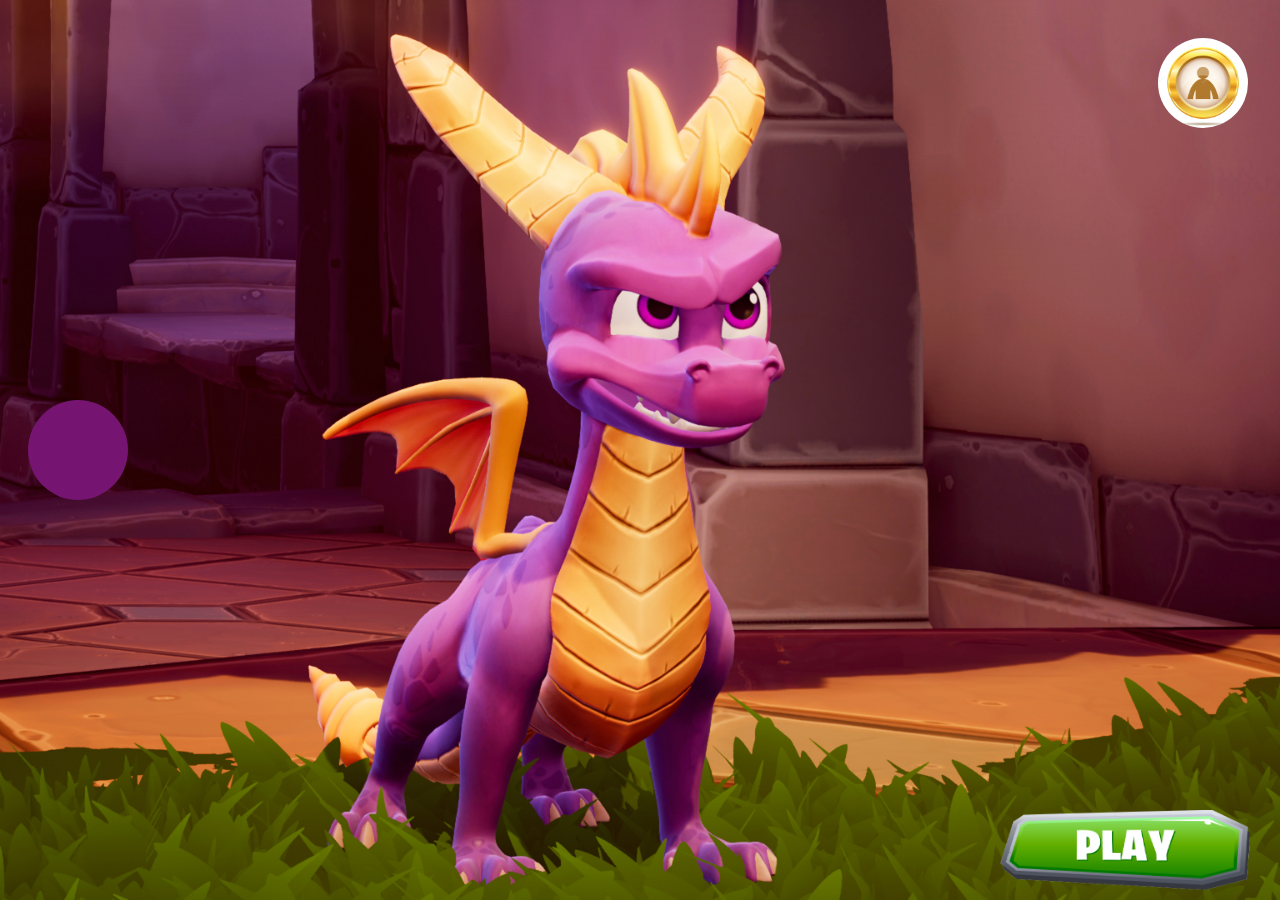
<file: index.html>
<!DOCTYPE html>
<html lang="en">
<head>
    <title>Dragon Arena</title>
    <meta charset="UTF-8">
    <meta name="viewport" content="width=device-width, initial-scale=1">
    <link href="css/HomePage.css" rel="stylesheet">
    <link rel="stylesheet" href="https://use.fontawesome.com/releases/v5.15.1/css/all.css" integrity="sha384-vp86vTRFVJgpjF9jiIGPEEqYqlDwgyBgEF109VFjmqGmIY/Y4HV4d3Gp2irVfcrp" crossorigin="anonymous">
    <link href="css/menu.css" rel="stylesheet">
    <link href="css/pop.css" rel="stylesheet">        
</head>
<body>
        <!-- Home Page -->
    <div id="ourimages">
          <input type="image" id="owner" src="Img/user.jpg" alt="owner image">
    </div>
        <!-- Owner of the game -->
    <div id="names">
        <input type="image" src="Img\tut-board.png" id="ownerboard">
        <input type="image" src="Img/sticker.png" id="ownersticker">
        <div id="close1">
            <a href="#"><i class="fas fa-times"></i></a>
        </div>
        <h1 id="ownerheader">Owners</h1>
        <ul id="ournames">
            <li>Amaal Asaad </li>
            <li>Mohammed Ahmed</li>
            <li>Samar Khaled Mostafa</li>
        </ul>
    </div>
    <!--------instruction button-------->
 <div class="toggle" id="toggle">
        <i class="fas fa-folder-minus" id="plus"></i>
 </div>
 <div class="menu" id="menu">
        <a href="#" id="bullets" onclick="showb3()"><i class="fas fa-meteor"></i></a>
        <a href="#" onclick="showb1()"><i class="fas fa-gamepad"></i></a>
        <a href="#" onclick="showb2()"><i class="fas fa-gift"></i></a>
 </div>
 <section id="containerofmenus">
        <input type="image" src="Img\tut-board.png" id="menuboard">
        <input type="image" src="Img/sticker.png" id="sticker">
        <div id="close">
            <a href="#"><i class="fas fa-times"></i></a>
        </div>
    <div id="controlmenu">
        <h1 id="controlheader">How To Play</h1>
        <input id="updr" type="image" src="Img/updr.jpg">
        <input id="up" type="image" src="Img/up.jpg">
        <input id="leftdr" type="image" src="Img/leftdr.jpg">
        <input id="left" type="image" src="Img/left.jpg">
        <input id="rightdr" type="image" src="Img/rightdr.jpg">
        <input id="right" type="image" src="Img/right.jpg">
        <input id="downdr" type="image" src="Img/downdr.jpg">
        <input id="down" type="image" src="Img/down.jpg">
        <input id="space" type="image" src="Img/space.jpg">
        <h1 id="shoot">Shoot Bullets</h1>
        <input id="again" type="image" src="Img/replay.png">
        <h1 id="againheader">Restart</h1>
        <input id="stopgame" type="image" src="Img/pause.png">
        <h1 id="stopheader">Pause</h1>
        <input id="resume" type="image" src="Img/next.png">
        <h1 id="resumeheader">Resume</h1>
        <input id="backhome" type="image" src="Img/menu.png">
        <h1 id="backheader">Back to Home</h1>
    </div>
    <div id="PowerUpmenu">
        <h1 id="PowerUpheader">Power Ups</h1>
        <div id="starblock">
            <input id="starpower" type="image" src="Img/star.png">
            <p>Take one star to increase your score by 5</p>
        </div>
        <div id="lifeblock">
            <input id="lifepower" type="image" src="Img/heart.png">
            <p>Take one life to increase your blood by 1</p>
        </div>
        <div id="stardec">
            <input class="caution "type="image" src="Img/download.png">
            <p>Collision with obstcles decrese your score</p>
        </div>
        <div id="lifedec">
            <input class="caution "type="image" src="Img/download.png">
            <p>Collision with enemy decrese your blood</p>
        </div>
    </div>
    <div id="Goalmenu">
        <h1 id="Goalheader">Main Goal</h1>
        <div id="level1">
            <p>Collect <span>35</span> star to reach Level '2'</p>
        </div>
        <div id="level2">
            <p>Collect <span>70</span> star to reach Level '3'</p>
        </div>
        <div id="level3">
            <p>Collect <span>120</span> star to Win the Game</p>
        </div>
        <div id="goodbye">
            <p>Take Your time and Enjoy ^_^</p>
        </div>
    </div>
 </section>
    <!---------------------------------->
    <!-- play game button -->
    <input type="image" id="play" src="Img/playNowButton.png" alt="play game image" onclick="runGame()">
    <!--javascript files  -->
    <script src="jquery-minified.js"></script>
    <script src="js/instruction.js"></script>
</body>
</html>
</file>
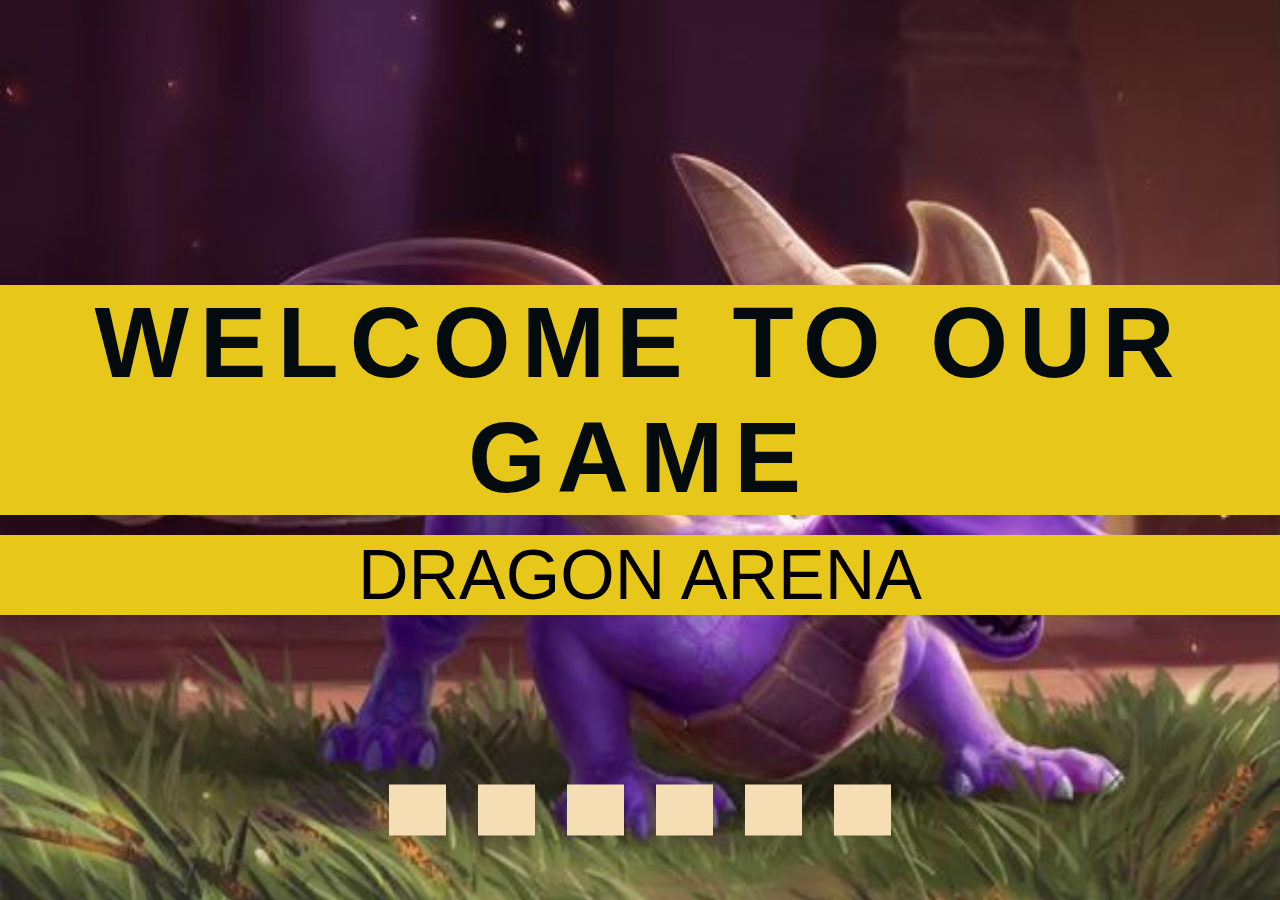
<file: intro.html>
<!DOCTYPE html>
<html>
<head>
<title>intro page</title>
<link rel="stylesheet" href="css/intro.css">
</head>
<body>
    <div class="container">
        <span class="text1">welcome to our game</span>
        <span class="text2">dragon arena</span>        
    </div>
    <ul>
        <li></li>
        <li></li>
        <li></li>
        <li></li>
        <li></li>
        <li></li>
    </ul>
    <script src="jquery-minified.js"></script>
   <!-- Directing to home page -->
   <script>
       document.addEventListener("keypress",function open(){
        location.assign("index.html")

       });
   </script>
</body>
</html>
</file>
<file: css/HomePage.css>
html{
    height: 100%;
}
body{
    /* background-image:url("../Img/dragon.jpg"); */
    background-image:url("../Img/dragons3.jpg");
    height: 100%;
    background-position: center;
    background-repeat: no-repeat;
    background-size: cover;
}
#ourimages{
    margin-left: 50px;
    height: 100px;
}
#owner{
    height: 90px;
    width: 90px;
    margin-top: 30px;
    margin-left: 1100px;
    border-radius: 50px;
}
#play,#owner{
    -webkit-animation: bounce 1s infinite;
}
#play{
    position: fixed;
    bottom: 10px;
    left: 1000px;
    height: 80px;
    width: 250px;
}
@-webkit-keyframes bounce {
0% {
transform: scale(1,1) translate(0px, 0px);
}
30%{
transform: scale(1,0.8) translate(0px, 10px); 
}
75%{
transform: scale(1,1.1) translate(0px, -25px); 
}
100% {
transform: scale(1,1) translate(0px, 0px);
}
}
@keyframes animateDown{
    from{top:0px;}
    to{top:80px;}
  }
</file>
<file: css/menu.css>
.toggle{
    background-color: rgb(117, 21, 113);
    height: 100px;
    width: 100px;
    position:absolute;
    top: 0;
    bottom: 0;
    left: -1125px;
    right: 0;
    margin: auto;
    text-align: center;
    border-radius: 50%;
    cursor: pointer;
}

.toggle i{
    font-size: 60px;
    color: rgb(255, 255, 255);
    display: block;
    margin-top: 20px;
    z-index: auto;
}

.menu{
    background: rgb(169, 48, 185);
    height: 100px;
    width: 100px;
    border-radius: 50%;
    transform: scale(0);
    position: absolute;
    top: 0;
    bottom: 0;
    left: -1115px;
    right: 0;
    margin: auto;
    z-index: auto;
    border: 2px solid #e74ce7;
    transition:0.7s ;
}

.menu a{
    display: inline-block;
    position: absolute;
    font-size: 15px;
    color: rgb(241, 236, 236);
    
}

.menu a:nth-child(1){
    top:6px;
    left: 45px;
}

.menu a:nth-child(2){
    top:45px;
    left: 80px;
}

.menu a:nth-child(3){
    top:80px;
    left: 45px;
}

.menu a:hover{
    color: cornflowerblue;
}
</file>
<file: css/pop.css>
#containerofmenus,#names{
    display: none;
    position: absolute;
    left:380px;
    top:80px;
    transition: 350ms;
    animation-name: goDown;
    animation-duration: 1s;
}
#menuboard{
    width: 609px;
    height: 495px;
    position:absolute;
    border-radius: 15%;
    /* z-index: -1; */
}
#ownerboard{
    width: 600px;
    height: 300px;
    position:absolute;
    border-radius: 15%;
    /* z-index: -1; */
}
#ournames{
    position: absolute;
    left: 50px;
    top:50px;
}
ul li{
    width: 400px;
    font-size: 35px;
    color: rgb(77, 4, 77);
    font-family: arial;
    font-weight: bold;
    font-style: italic;
    padding-bottom: 30px;
}
#sticker,#ownersticker{
    position: absolute;
    left: 180px;
    top:-30px;
    height: 70px;
    width: 200px;
    -webkit-animation: bounce 1s;
}
#controlheader,#PowerUpheader,#Goalheader,#ownerheader{
    position: absolute;
    left: 200px;
    top: -30px;
    width:200px;
    color: brown;
    font-family: arial;
    font-weight: bold;
    font-size: 28px;
    -webkit-animation: bounce 1s;
}
#updr{
    position:absolute;
    left: 50px;
    top:70px;
    height: 70px;
    border-radius:50px;
}
#up{
    position:absolute;
    top:70px;
    left:200px;
    height: 60px;
    width: 60px;
    border-radius:50px;
    -webkit-animation: bounce 1s;
}
#leftdr{
    position:absolute;
    height: 70px;
    border-radius:25px;
    left:50px;
    top:170px;
}
#left{
    position:absolute;
    top:170px;
    left:200px;
    height: 60px;
    width: 60px;
    border-radius:50px;
    -webkit-animation: bounce 1s;
}
#right{
    position:absolute;
    top:170px;
    left:350px;
    height: 60px;
    width: 60px;
    border-radius:50px;
    -webkit-animation: bounce 1s;
}
#rightdr{
    position:absolute;
    height: 70px;
    top:170px;
    left:470px;
    border-radius:25px;
}
#down{
    position:absolute;
    top:70px;
    left:350px;
    height: 60px;
    width: 60px;
    border-radius:50px;
    -webkit-animation: bounce 1s;
}
#downdr{
    position:absolute;
    height: 70px;
    top:70px;
    left:470px;
    border-radius:50px;
}
#space{
    position:absolute;
    border-radius:50px;
    top:260px;
    left:100px;
    width:150px;
    -webkit-animation: bounce 1s;
}
#shoot{
    left:300px;
    top:250px;
    width:190px;
}
#again{
    position:absolute;
    left:50px;
    top:340px;
    -webkit-animation: bounce 1s;
}
#againheader{
    left:150px;
    top:330px;
}
#stopgame{
    position:absolute;
    left:300px;
    top:340px;
    -webkit-animation: bounce 1s;
}
#stopheader{
    left:400px;
    top:330px;
}
#backhome{
    position:absolute;
    top:420px;
    left:300px;
    -webkit-animation: bounce 1s;
}
#backheader{
    top:410px;
    left:400px;
    width: 190px;
}
#resume{
    position:absolute;
    top:420px;
    left:50px;
    -webkit-animation: bounce 1s;
}
#resumeheader{
    top:410px;
    left:150px;
}
#starblock,#level1{
    top:70px;
}
#stardec,#level2{
    top:170px;
}
#lifeblock,#level3{
    top:270px;
}
#lifedec,#goodbye{
    top:370px;
}
#starblock,#lifeblock,#stardec,#lifedec,#level1,#level2,#level3,#goodbye{
    position: absolute;
    left:50px;
    background-color: burlywood;
    border-radius: 50px;
    width: 450px;
}
#starpower{
    -webkit-animation: bounce 1.5s infinite;
}
#lifepower{
    width: 34px;
    height: 34px;
    -webkit-animation: bounce 1.5s infinite;
}
.caution{
    width:34px;
    height: 34px;
    border-radius: 25px;
}
p{
    margin-left: 20px;
    display: inline-block;
    font-family: arial;
    font-weight: bold;
    font-size: 18px;
    color: brown;
}
#shoot,#againheader,#stopheader,#backheader,#resumeheader{
    position:absolute;
    color: rgb(77, 4, 77);
    font-family: arial;
    font-weight: bold;
    font-size: 28px;
    background-color:burlywood;
}
span{
    text-decoration: underline;
    font-style: italic;
    color:red;
}
#close,#close1{
    background: red;
    height: 50px;
    width: 50px;
    border-radius: 50%;
    text-align: center;
    position: absolute;
    top: 10px;
    left: 530px;
    -webkit-animation: bounce 1s;
}
#close a,#close1 a{
    color: white;
    font-size: 44px;   
}
#close a :hover,#close1 a :hover{
    transform:rotate(45deg);
}
@keyframes goDown{
    from{top:0px;}
    to{top:80px;}
  }
@-webkit-keyframes bounce {
    0% {
    transform: scale(1,1) translate(0px, 0px);
    }
    30%{
    transform: scale(1,0.8) translate(0px, 10px); 
    }
    75%{
    transform: scale(1,1.1) translate(0px, -25px); 
    }
    100% {
    transform: scale(1,1) translate(0px, 0px);
    }
    }
</file>
<file: css/intro.css>
*{
    padding:0;
    margin:0;
    font-family: sans-serif;
}

body{
    /* background-image:url("../Img/dragons1.jpg") ; */
    /* background-image:url("../Img/dragons2.jpg") ; */
    background-image:url("../Img/introBg.jpg") ;
    background-repeat: no-repeat;
    background-attachment: fixed;
    background-position: center;
    background-size: cover;
}

.container{
    text-align: center;
    position: absolute;
    top: 50%;
    left: 50%;
    transform: translate(-50%,-50%);
    width: 100%;
}
.container span{
    text-transform: uppercase;
    display: block;
    background-color:rgb(230, 199, 26);
}

.text1{
    letter-spacing: 11px;
    font-size: 100px;
    font-weight: 700;
    margin-bottom: 20px;
    /* background: #f1d34d; */
    position: relative;
    animation: text 3s 1;
    color: rgb(3, 11, 14);
}

.text2{
    font-size: 70px;
    animation: text 3s 1; 
    color:black;
}

@keyframes text{
    0%{
        color:darkorange;
        margin-bottom: -85px;
    }

    30%{
        letter-spacing: 25px;
        margin-bottom: -85px;
    }

    85%{
        letter-spacing: 8px;
        margin-bottom: -85px;
    }
}

ul{
    position: absolute;
    left: 50%;
    top: 90%;
    transform: translate(-50%,-50%);
    display: flex;
}

ul li{
    list-style: none;
    width: 57px;
    height: 51px;
    background: wheat;
    margin: 0 16px;
    animation: loading .7s infinite alternate;
}

@keyframes loading{
    0%{
        transform: scaley(1);
    }
    25%{
        transform: scaley(1);
    }
    50%{
        transform: scaley(1);
    }
    75%{
        transform: scaley(1);
    }
    100%{
        transform: scaley(3);
    }
}
ul li:nth-child(1){
    animation-delay: .1s;
}
ul li:nth-child(2){
    animation-delay: .2s;
}
ul li:nth-child(3){
    animation-delay: .3s;
}
ul li:nth-child(4){
    animation-delay: .4s;
}
ul li:nth-child(5){
    animation-delay: .5s;
}
ul li:nth-child(6){
    animation-delay: .6s;
}
</file>
